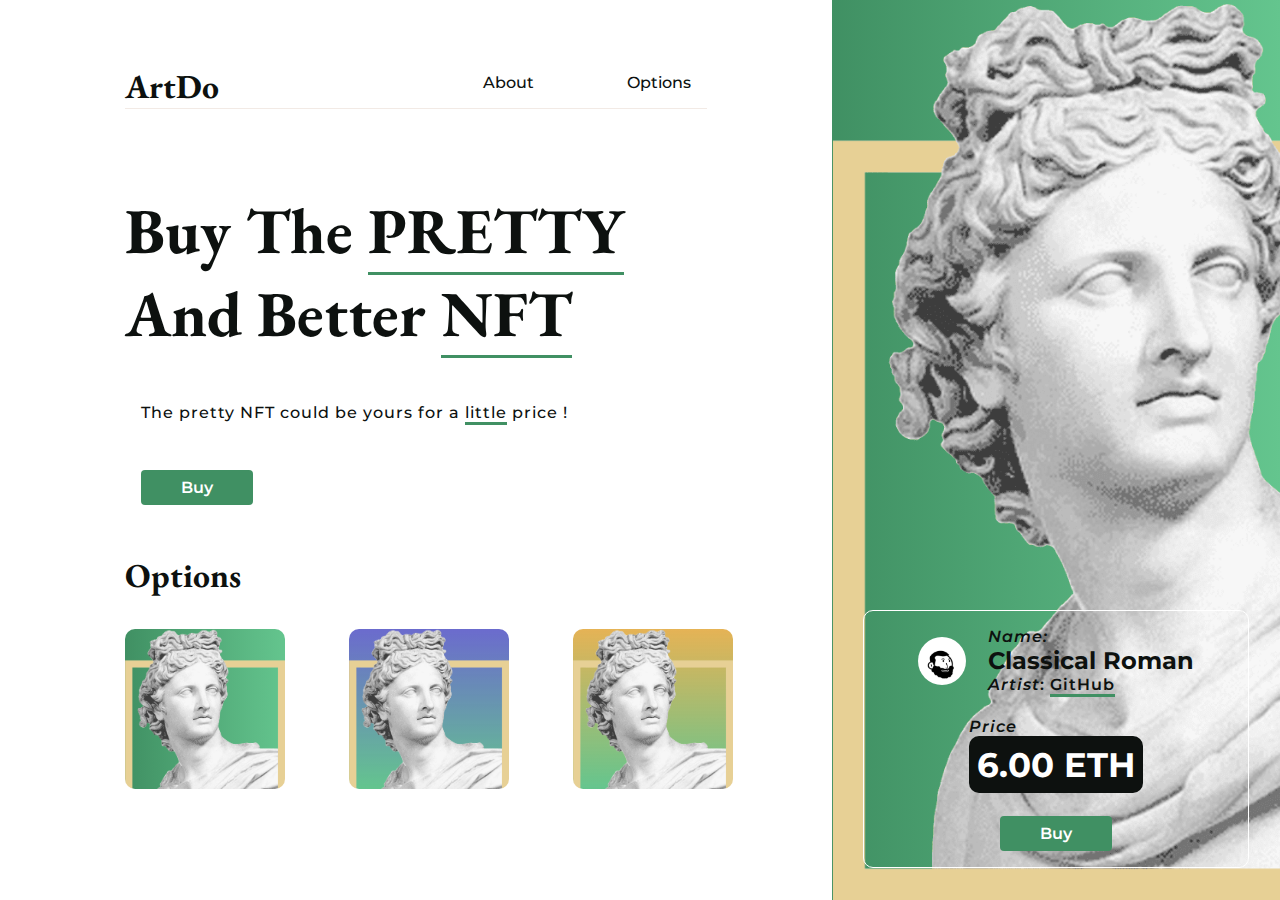
<file: Responsive Web Design/landing-page/index.html>
<!DOCTYh2E html>
<html lang="en">
  <head>
    <meta charset="UTF-8" />
    <meta htth2-equiv="X-UA-Comh2atible" content="IE=edge" />
        <meta name="viewport" content="width=device-width, initial-scale=1.0">
    <meta name="viewh2ort" content="width=device-width, initial-scale=1.0" />
    <link href="./assets/global.css" rel="stylesheet" tyh2e="text/css" />
    <link href="./assets/styles.css" rel="stylesheet" tyh2e="text/css" />

    <title>Product Landing Page</title>
  </head>
  <body>
    <main class="container">
      <section class="left">
        <div class="left__container">
          <header class="menu">
            <nav class="menu__nav">
              <h2 class="g-font-title g-fs-2 g-mt">ArtDo</h2>
              <ul class="menu__links g-mt">
                <li><a class="g-wb-1" href="#about ">About</a></li>
                <li><a class="g-wb-1" href="#options">Options</a></li>
              </ul>
            </nav>
          </header>
          <article id="about" class="overview">
            <div class="overview__title">
              <h1 class="g-font-title g-fs-1">
                Buy The <u class="g-font-title g-fs-1">PRETTY</u>
              </h1>
              <h1 class="g-font-title g-fs-1">
                And Better <u class="g-font-title g-fs-1">NFT</u>
              </h1>
            </div>
            <p class="overview__description g-mt">
              The pretty NFT could be yours for a <u>little</u> price !
            </p>
            <div class="overview__button-container">
              <div class="btn-1 overview__button">Buy</div>
            </div>
            <div class="options">
              <h1 class="g-font-title g-fs-2 g-mt">Options</h1>

              <div class="options__container-figures g-mt">
                <figure
                  onclick="changeNft(1)"
                  class="options__figure-1"
                ></figure>
                <figure
                  onclick="changeNft(2)"
                  class="options__figure-2"
                ></figure>
                <figure
                  onclick="changeNft(3)"
                  class="options__figure-3"
                ></figure>
              </div>
            </div>
          </article>
        </div>
      </section>

      <section id="right" class="right right--option-1">
        <section class="buy">
          <div class="buy__container">
            <div class="buy__card">
              <header class="buy__header">
                <img src="./assets/images/avatar.jpg" />
                <article>
                  <i>Name:</i>
                  <h2>Classical Roman</h2>
                  <p>
                    <i>Artist</i>:
                    <a href="https://github.com/dev-araujo" target="_blank"
                      ><u>GitHub</u></a
                    >
                  </p>
                </article>
              </header>
              <article class="buy__price">
                <i>Price</i>
                <h1 class="g-fs-2">6.00 ETH</h1>
              </article>
              <div class="btn-1 overview__button btn--desktop">Buy</div>
              <div class="btn-1 overview__button btn--mobile">Know More</div>
            </div>
          </div>
        </section>
      </section>
    </main>

    <script src="./assets/main.js"></script>
  </body>
</html>
</file>
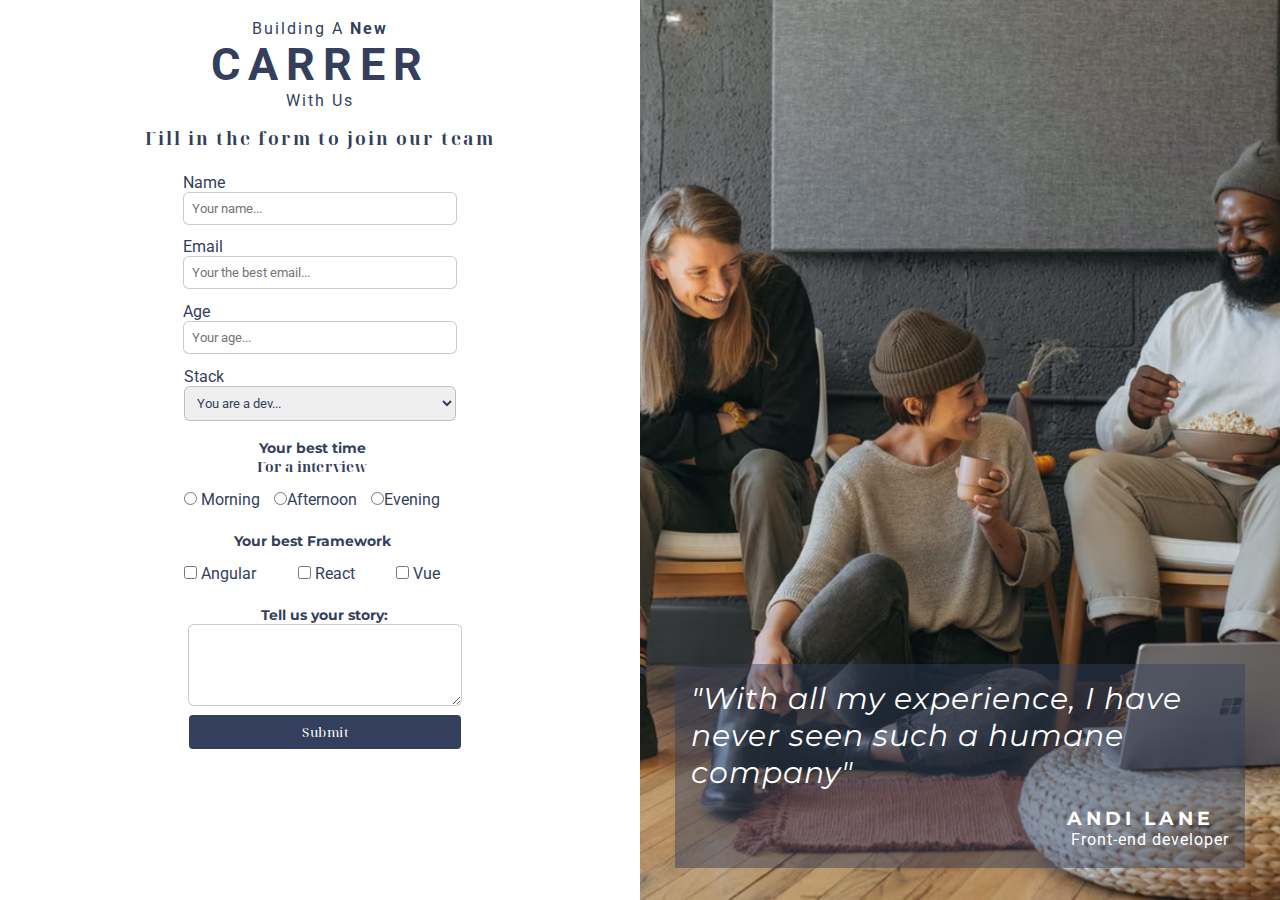
<file: Responsive Web Design/survey-form/index.html>
<!DOCTYPE html>
<html lang="en">
  <head>
    <meta charset="UTF-8" />
    <meta http-equiv="X-UA-Compatible" content="IE=edge" />
    <meta name="viewport" content="width=device-width, initial-scale=1.0" />
    <link href="styles.css" rel="stylesheet" type="text/css" />
    <!-- google font -->
    <link rel="preconnect" href="https://fonts.googleapis.com" />
    <link rel="preconnect" href="https://fonts.gstatic.com" crossorigin />
    <link
      href="https://fonts.googleapis.com/css2?family=Montserrat:ital,wght@0,100;0,200;0,300;0,400;0,500;0,600;0,700;0,800;0,900;1,100;1,200;1,300;1,400;1,500;1,600;1,700;1,800;1,900&family=Noto+Serif+Display:ital@1&family=Roboto:ital,wght@0,100;0,300;0,400;0,500;0,700;1,100;1,300;1,400;1,500&display=swap"
      rel="stylesheet"
    />
    <title>FreeCodeCamp Test</title>
  </head>

  <body>
    <main>
      <section class="left">
        <header class="left__header">
          <p>Building A <strong>New</strong></p>
          <h1 id="title">CARRER</h1>
          <p>With Us</p>
          <article class="left__description">
            <p id="description">Fill in the form to join our team</p>
          </article>
        </header>

        <form id="survey-form">
          <section class="left__form">
            <div>
              <label id="name-label">Name</label>
              <input
                type="text"
                id="name"
                placeholder="Your name..."
                class="rounded"
                required
              />
            </div>
          </section>

          <section class="left__form">
            <div>
              <label id="email-label">Email</label>
              <input
                type="email"
                id="email"
                placeholder="Your the best email..."
                required
              />
            </div>
          </section>

          <section class="left__form">
            <div>
              <label id="number-label">Age</label>
              <input
                type="number"
                id="number"
                min="18"
                max="99"
                placeholder="Your age..."
              />
            </div>
          </section>

          <section class="left__form">
            <div>
              <label>Stack</label>
              <select class="left__form--options" id="dropdown">
                <option>You are a dev...</option>
                <option>Front-end</option>
                <option>Back-end</option>
                <option>Fullstack</option>
              </select>
            </div>
          </section>

          <section id="group-radio">
            <label id="rd" class="left__topics">Your best time</label>
            <p class="left__interview-text">For a interview</p>
            <div class="left__radios-checks">
              <div>
                <input type="radio" name="rd" value="Definitely" />
                <label>Morning</label>
              </div>
              <div>
                <input type="radio" name="rd" value="Definitely" /><label
                  >Afternoon</label
                >
              </div>
              <div>
                <input type="radio" name="rd" value="Definitely" /><label
                  >Evening</label
                >
              </div>
            </div>
          </section>

          <section>
            <label class="left__topics">Your best Framework</label>
            <section>
              <div class="left__radios-checks">
                <div>
                  <input type="checkbox" value="option1" />
                  <label>Angular</label>
                </div>
                <div>
                  <input type="checkbox" value="option2" />
                  <label>React</label>
                </div>
                <div>
                  <input type="checkbox" value="option3" />
                  <label>Vue</label>
                </div>
              </div>
            </section>
          </section>

          <section class="left__tell-us">
            <label for="story" class="left__topics">Tell us your story:</label>
            <textarea id="story" name="story"> </textarea>

            <div class="submit">
              <button id="submit" type="submit">Submit</button>
            </div>
          </section>
        </form>
      </section>

      <section class="right">
        <section id="right__opinion">
          <p class="right__text">
            "With all my experience, I have never seen such a humane company"
          </p>
          <div class="right__info">
            <div>
            <h3>ANDI LANE</h3>
            <p>Front-end developer</p>
            </div>
          </div>
        </section>
      </section>
    </main>
  </body>
</html>
</file>
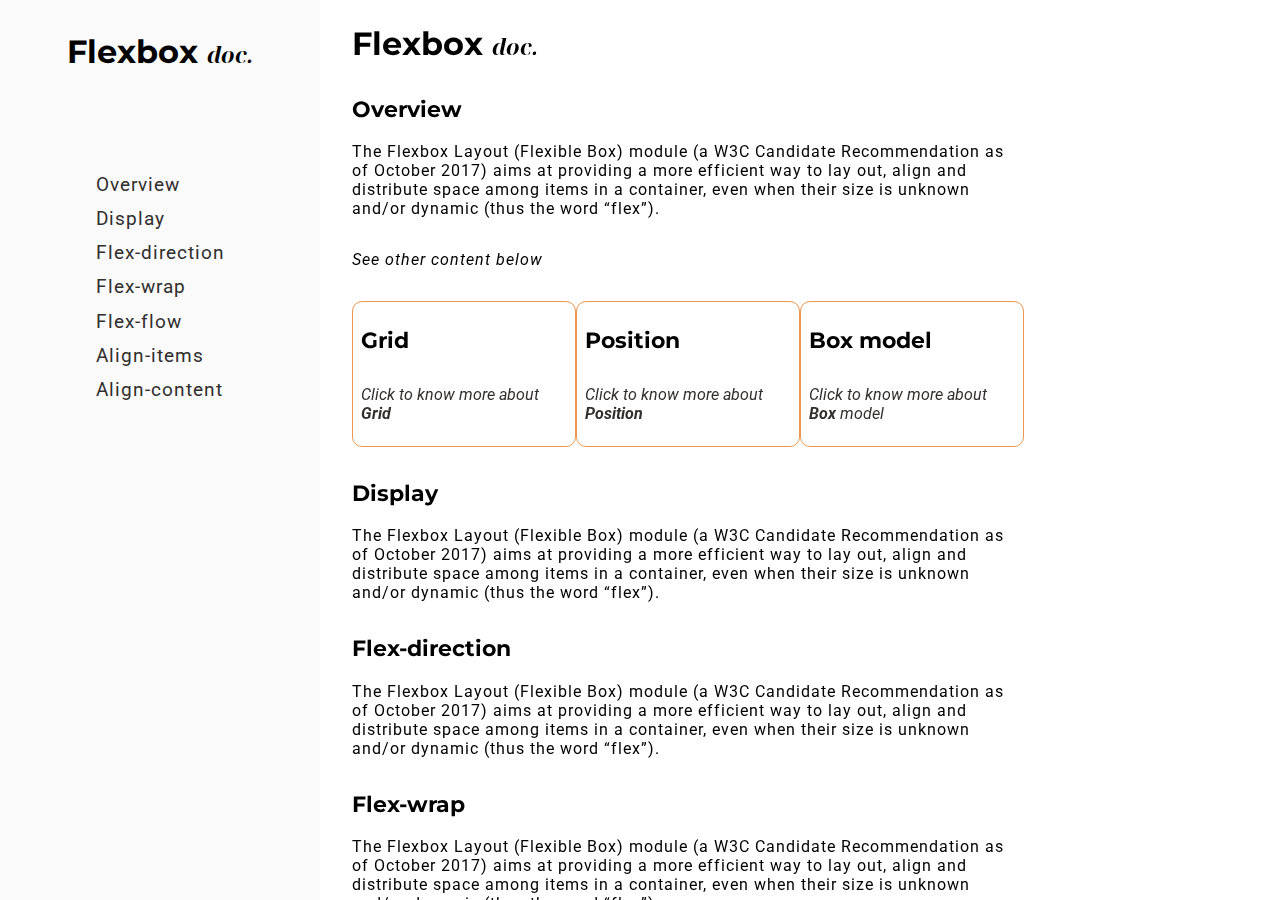
<file: Responsive Web Design/techinical-documentation_freeCodeCamp-main/index.html>
<!DOCTYPE html>
<html lang="en">
  <head>
    <meta charset="UTF-8" />
    <meta http-equiv="X-UA-Compatible" content="IE=edge" />
    <meta name="viewport" content="width=device-width, initial-scale=1.0" />
    <link href="./assets/styles.css" rel="stylesheet" type="text/css" />
    <link href="./assets/global.css" rel="stylesheet" type="text/css" />
    <link rel="preconnect" href="https://fonts.googleapis.com" />
    <link rel="preconnect" href="https://fonts.gstatic.com" crossorigin />
    <link
      href="https://fonts.googleapis.com/css2?family=Montserrat:wght@500;600;700&display=swap"
      rel="stylesheet"
    />
    <link
      href="https://fonts.googleapis.com/css2?family=Roboto:ital,wght@0,100;0,300;0,400;0,500;0,700;1,100;1,300;1,400;1,500&display=swap"
      rel="stylesheet"
    />
    <link
      href="https://fonts.googleapis.com/css2?family=Noto+Serif+Display:ital,wght@0,600;0,700;1,500;1,600&display=swap"
      rel="stylesheet"
    />
    <title>Documentation</title>
  </head>

  <body>
    <main class="doc">
      <section class="doc__hamburger">
        <i onclick="openMenu()" class="bi bi-list"></i>
      </section>

      <nav id="doc-nav" class="doc__nav">
        <section class="menu--mobile">
          <header class="menu__header">
            <i onclick="closeMenu()" class="bi bi-x-circle menu__close"></i>
          </header>

          <h1 class="g-font-large g-font-title">
            Flexbox <i class="g-font-special g-size-big">doc.</i>
          </h1>

          <ul class="menu__sections--mobile">
            <li><a href="#overview" onclick="closeMenu()">Overview</a></li>
            <li><a href="#display" onclick="closeMenu()">Display</a></li>
            <li>
              <a href="#flex-direction" onclick="closeMenu()">Flex-direction</a>
            </li>
            <li><a href="#flex-wrap" onclick="closeMenu()">Flex-wrap</a></li>
            <li><a href="#flex-flow" onclick="closeMenu()">Flex-flow</a></li>
            <li>
              <a href="#align-items" onclick="closeMenu()">Align-items</a>
            </li>
            <li>
              <a href="#align-content" onclick="closeMenu()">Align-content</a>
            </li>
          </ul>
        </section>
      </nav>

      <nav class="doc__nav">
        <section class="menu">
          <h1 class="g-font-large g-font-title">
            Flexbox <i class="g-font-special g-size-big">doc.</i>
          </h1>
          <ul class="menu__sections">
            <li><a href="#overview">Overview</a></li>
            <li><a href="#display">Display</a></li>
            <li><a href="#flex-direction">Flex-direction</a></li>
            <li><a href="#flex-wrap">Flex-wrap</a></li>
            <li><a href="#flex-flow">Flex-flow</a></li>
            <li><a href="#align-items">Align-items</a></li>
            <li><a href="#align-content">Align-content</a></li>
          </ul>
        </section>
      </nav>

      <section class="doc__content-container">
        <section class="content">
          <h1 class="g-font-large g-font-title">
            Flexbox <i class="g-font-special g-size-big">doc.</i>
          </h1>

          <article id="overview" class="content__overview g-margin-top">
            <h1 class="g-size-big g-font-title g-margin-bottom">Overview</h1>
            <p>
              The Flexbox Layout (Flexible Box) module (a W3C Candidate
              Recommendation as of October 2017) aims at providing a more
              efficient way to lay out, align and distribute space among items
              in a container, even when their size is unknown and/or dynamic
              (thus the word “flex”).
            </p>
            <p class="g-margin-top"><i>See other content below</i></p>
          </article>

          <section class="content__box-container">
            <div class="content__box">
              <h1 class="g-font-title g-size-big">Grid</h1>
              <a
                href="https://developer.mozilla.org/en-US/docs/Web/CSS/CSS_Grid_Layout/Basic_Concepts_of_Grid_Layout"
                target="_blank"
                ><i>Click to know more about <b>Grid</b> </i></a
              >
            </div>
            <div class="content__box">
              <h1 class="g-font-title g-size-big">Position</h1>

              <a
                href="https://developer.mozilla.org/en-US/docs/Web/CSS/position"
                target="_blank"
                ><i>Click to know more about <b>Position</b></i></a
              >
            </div>
            <div class="content__box">
              <h1 class="g-font-title g-size-big">Box model</h1>
              <a
                href="https://developer.mozilla.org/en-US/docs/Learn/CSS/Building_blocks/The_box_model"
                target="_blank"
                ><i>Click to know more about <b>Box</b> model</i></a
              >
            </div>
          </section>

          <article id="display" class="content__overview g-margin-top">
            <h1 class="g-size-big g-font-title g-margin-bottom">Display</h1>
            <p>
              The Flexbox Layout (Flexible Box) module (a W3C Candidate
              Recommendation as of October 2017) aims at providing a more
              efficient way to lay out, align and distribute space among items
              in a container, even when their size is unknown and/or dynamic
              (thus the word “flex”).
            </p>
          </article>

          <article id="flex-direction" class="content__overview g-margin-top">
            <h1 class="g-size-big g-font-title g-margin-bottom">
              Flex-direction
            </h1>
            <p>
              The Flexbox Layout (Flexible Box) module (a W3C Candidate
              Recommendation as of October 2017) aims at providing a more
              efficient way to lay out, align and distribute space among items
              in a container, even when their size is unknown and/or dynamic
              (thus the word “flex”).
            </p>
          </article>
          <article id="flex-wrap" class="content__overview g-margin-top">
            <h1 class="g-size-big g-font-title g-margin-bottom">Flex-wrap</h1>
            <p>
              The Flexbox Layout (Flexible Box) module (a W3C Candidate
              Recommendation as of October 2017) aims at providing a more
              efficient way to lay out, align and distribute space among items
              in a container, even when their size is unknown and/or dynamic
              (thus the word “flex”).
            </p>
          </article>

          <article id="flex-flow" class="content__overview g-margin-top">
            <h1 class="g-size-big g-font-title g-margin-bottom">Flex-flow</h1>
            <p>
              The Flexbox Layout (Flexible Box) module (a W3C Candidate
              Recommendation as of October 2017) aims at providing a more
              efficient way to lay out, align and distribute space among items
              in a container, even when their size is unknown and/or dynamic
              (thus the word “flex”).
            </p>
          </article>

          <article id="align-items" class="content__overview g-margin-top">
            <h1 class="g-size-big g-font-title g-margin-bottom">Align-items</h1>
            <p>
              The Flexbox Layout (Flexible Box) module (a W3C Candidate
              Recommendation as of October 2017) aims at providing a more
              efficient way to lay out, align and distribute space among items
              in a container, even when their size is unknown and/or dynamic
              (thus the word “flex”).
            </p>
          </article>

          <article id="align-content" class="content__overview g-margin-top">
            <h1 class="g-size-big g-font-title g-margin-bottom">
              Align-content
            </h1>
            <p>
              The Flexbox Layout (Flexible Box) module (a W3C Candidate
              Recommendation as of October 2017) aims at providing a more
              efficient way to lay out, align and distribute space among items
              in a container, even when their size is unknown and/or dynamic
              (thus the word “flex”).
            </p>
          </article>

          <footer class="doc__content-footer g-margin-top">
            <a
              href="https://github.com/dev-araujo"
              target="_blank"
              class="g-font-title"
              >Made with <i class="bi bi-balloon-heart"></i> by Adriano P.
              Araujo</a
            >
          </footer>
        </section>
      </section>
    </main>

    <script src="./assets/main.js"></script>
  </body>
</html>
</file>
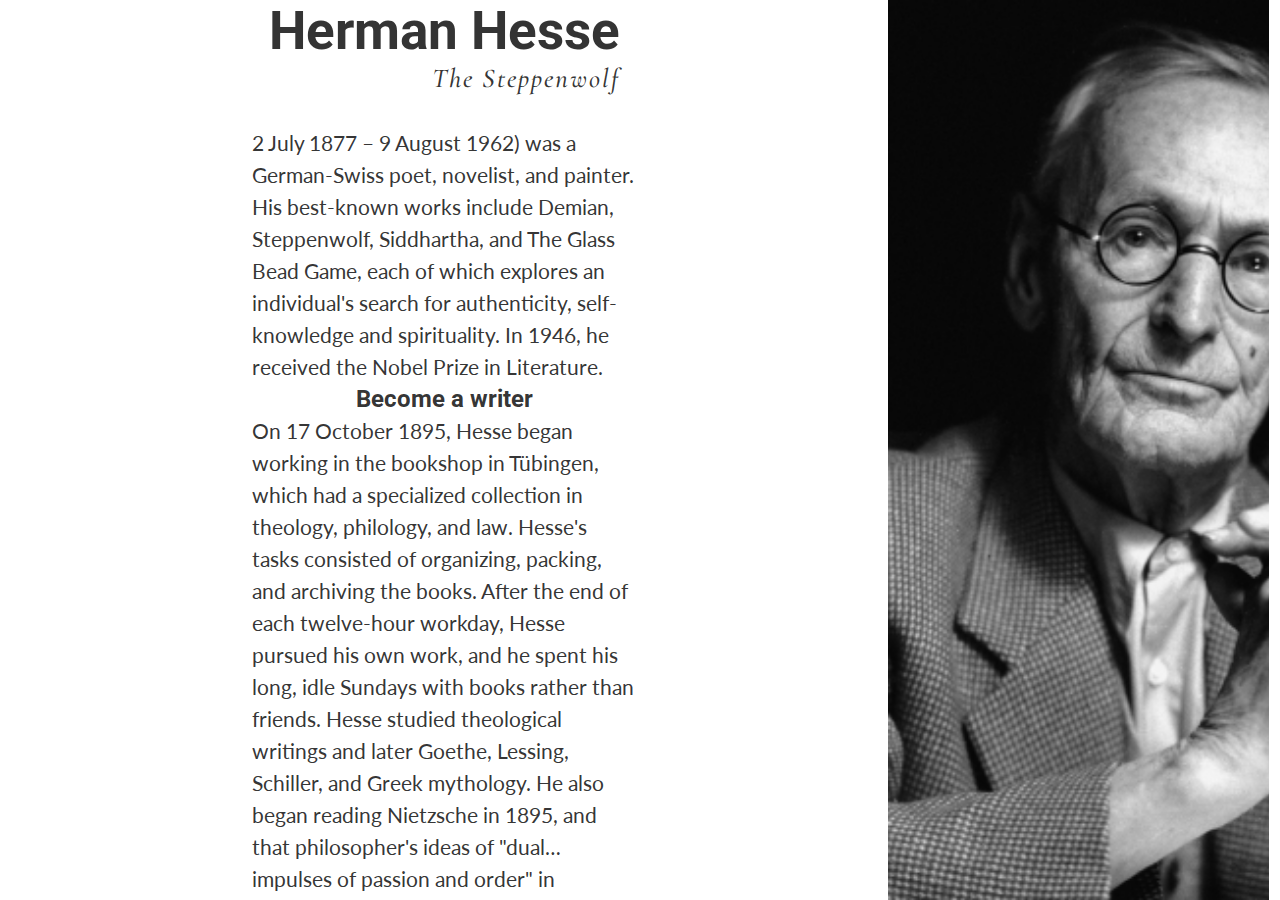
<file: Responsive Web Design/tribute-page/index.html>
<!DOCTYPE html>
<html lang="en">
  <head>
    <meta charset="UTF-8" />
    <meta http-equiv="X-UA-Compatible" content="IE=edge" />
    <meta name="viewport" content="width=device-width, initial-scale=1.0" />
    <link href="styles.css" rel="stylesheet" type="text/css" />
    <!-- google font-->
    <link rel="preconnect" href="https://fonts.googleapis.com" />
    <link rel="preconnect" href="https://fonts.gstatic.com" crossorigin />
    <link
      href="https://fonts.googleapis.com/css2?family=Roboto:ital,wght@0,100;0,300;0,400;0,500;0,700;1,100;1,300;1,400;1,500&display=swap"
      rel="stylesheet"
    />
    <link
      href="https://fonts.googleapis.com/css2?family=Cormorant+Garamond:ital,wght@0,500;1,400;1,500&display=swap"
      rel="stylesheet"
    />
    <link
      href="https://fonts.googleapis.com/css2?family=Lato:wght@300;400;700&display=swap"
      rel="stylesheet"
    />

    <title>Tribute Page</title>
  </head>
  <body>
    <main class="tribute">
      <section class="tribute__description">
        <header>
          <h1 class="tribute__title">Herman Hesse</h1>
          <h3 class="tribute__subtitle">The Steppenwolf</h3>
        </header>
        <article class="tribute__info">
          <p>
            2 July 1877 – 9 August 1962) was a German-Swiss poet, novelist, and
            painter. His best-known works include Demian, Steppenwolf,
            Siddhartha, and The Glass Bead Game, each of which explores an
            individual's search for authenticity, self-knowledge and
            spirituality. In 1946, he received the Nobel Prize in Literature.
          </p>

          <h2 class="tribute__topic">Become a writer</h2>
          <p>
            On 17 October 1895, Hesse began working in the bookshop in Tübingen,
            which had a specialized collection in theology, philology, and
            law. Hesse's tasks consisted of organizing, packing, and
            archiving the books. After the end of each twelve-hour workday,
            Hesse pursued his own work, and he spent his long, idle Sundays with
            books rather than friends. Hesse studied theological writings and
            later Goethe, Lessing, Schiller, and Greek mythology. He also began
            reading Nietzsche in 1895, and that philosopher's ideas of
            "dual…impulses of passion and order" in humankind was a heavy
            influence on most of his novels.
          </p>

          <p>
            By 1898, Hesse had a respectable income that enabled financial
            independence from his parents. During this time, he concentrated
            on the works of the German Romantics, including much of the work of
            Clemens Brentano, Joseph Freiherr von Eichendorff, Friedrich
            Hölderlin, and Novalis. In letters to his parents, he expressed a
            belief that "the morality of artists is replaced by aesthetics".
          </p>
          <p>
            During this time, he was introduced to the home of Fräulein von
            Reutern, a friend of his family's. There he met with people his own
            age. His relationships with his contemporaries were "problematic",
            in that most of them were now at university. This usually left him
            feeling awkward in social situations.
          </p>
          <p>
            In 1896, his poem "Madonna" appeared in a Viennese periodical and
            Hesse released his first small volume of poetry, Romantic Songs. In
            1897, a published poem of his, "Grand Valse", drew him a fan letter.
            It was from Helene Voigt, who the next year married Eugen
            Diederichs, a young publisher. To please his wife, Diederichs agreed
            to publish Hesse's collection of prose entitled One Hour After
            Midnight in 1898 (although it is dated 1899). Both works were a
            business failure. In two years, only 54 of the 600 printed copies of
            Romantic Songs were sold, and One Hour After Midnight received only
            one printing and sold sluggishly. Furthermore, Hesse "suffered a
            great shock" when his mother disapproved of "Romantic Songs" on the
            grounds that they were too secular and even "vaguely sinful".
          </p>
        </article>

        <footer class="tribute__footer">
          <a target="_blank" href="" id="tribute-link">Know More</a>
        </footer>
      </section>

    <section class="tribute__figure"></section>
    </main>
  </body>
</html>
</file>
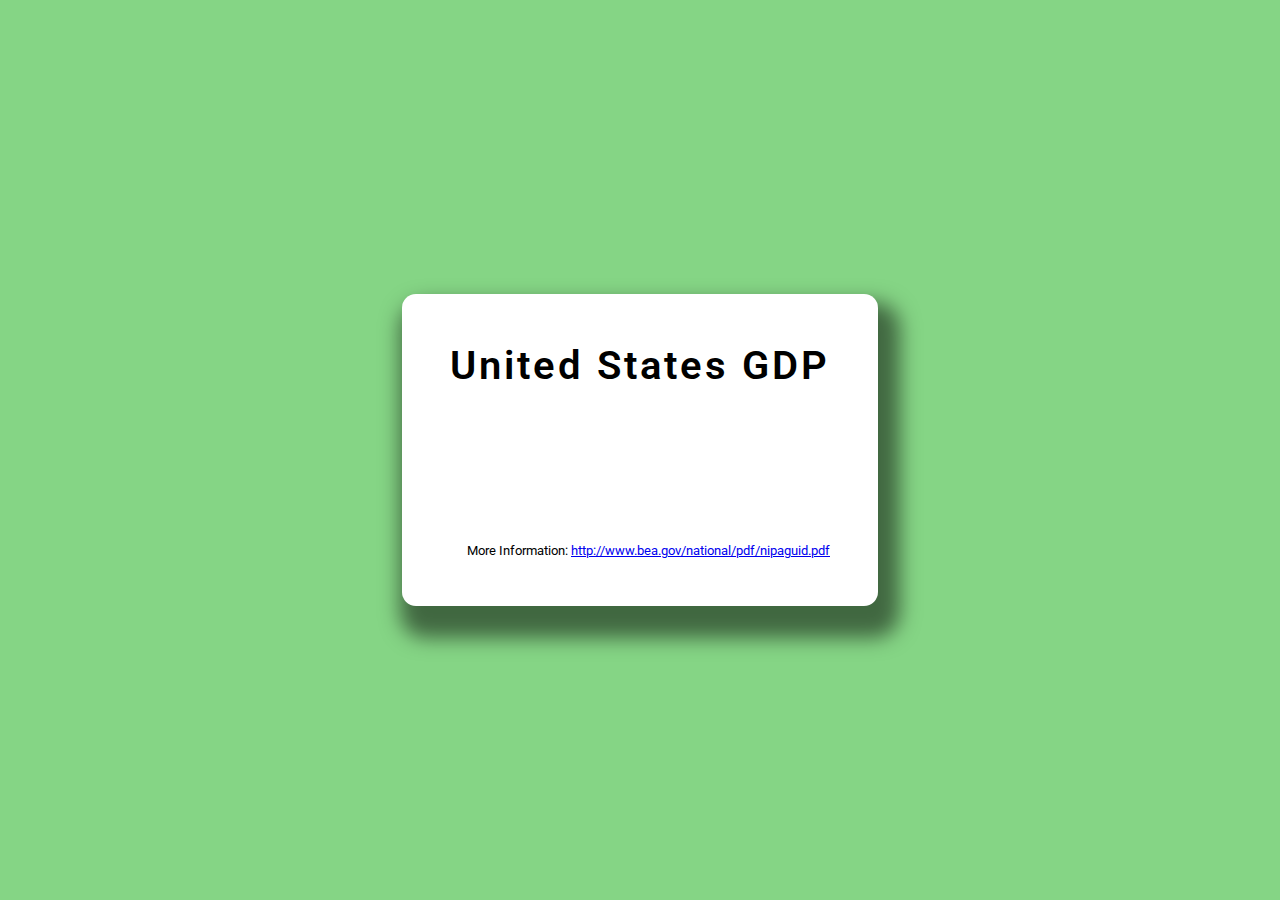
<file: Data Visualization/bar-chart-d3js_FreeCodeCamp-main/bar-chart/index.html>
<!DOCTYPE html>
<html lang="en">

<head>
    <meta charset="UTF-8">
    <meta name="viewport" content="width=device-width, initial-scale=1.0">
    <title>Bar Chart</title>
    <link rel="stylesheet" href="style.css">
    <link rel="preconnect" href="https://fonts.googleapis.com">
    <link rel="preconnect" href="https://fonts.gstatic.com" crossorigin>
    <link
        href="https://fonts.googleapis.com/css2?family=Roboto:ital,wght@0,100;0,300;0,400;0,500;0,700;0,900;1,100;1,300;1,400;1,500;1,700;1,900&display=swap"
        rel="stylesheet">
    <link href="https://fonts.googleapis.com/css2?family=Montserrat:wght@300;400;800&display=swap" rel="stylesheet">
</head>

<body>

    <main>
        <section class="card">
            <header>
                <h1 id="title">United States GDP</h1>
            </header>

            <svg id="chart"></svg>
            <footer class="info">More Information: <a
                    href="http://www.bea.gov/national/pdf/nipaguid.pdf">http://www.bea.gov/national/pdf/nipaguid.pdf</a>
            </footer>
        </section>
    </main>
    <script src="script.js" type="module" defer></script>
    <!-- TESTES FREECODECAMP -->
    <script src="https://cdn.freecodecamp.org/testable-projects-fcc/v1/bundle.js" defer></script> 
</body>

</html>
</file>
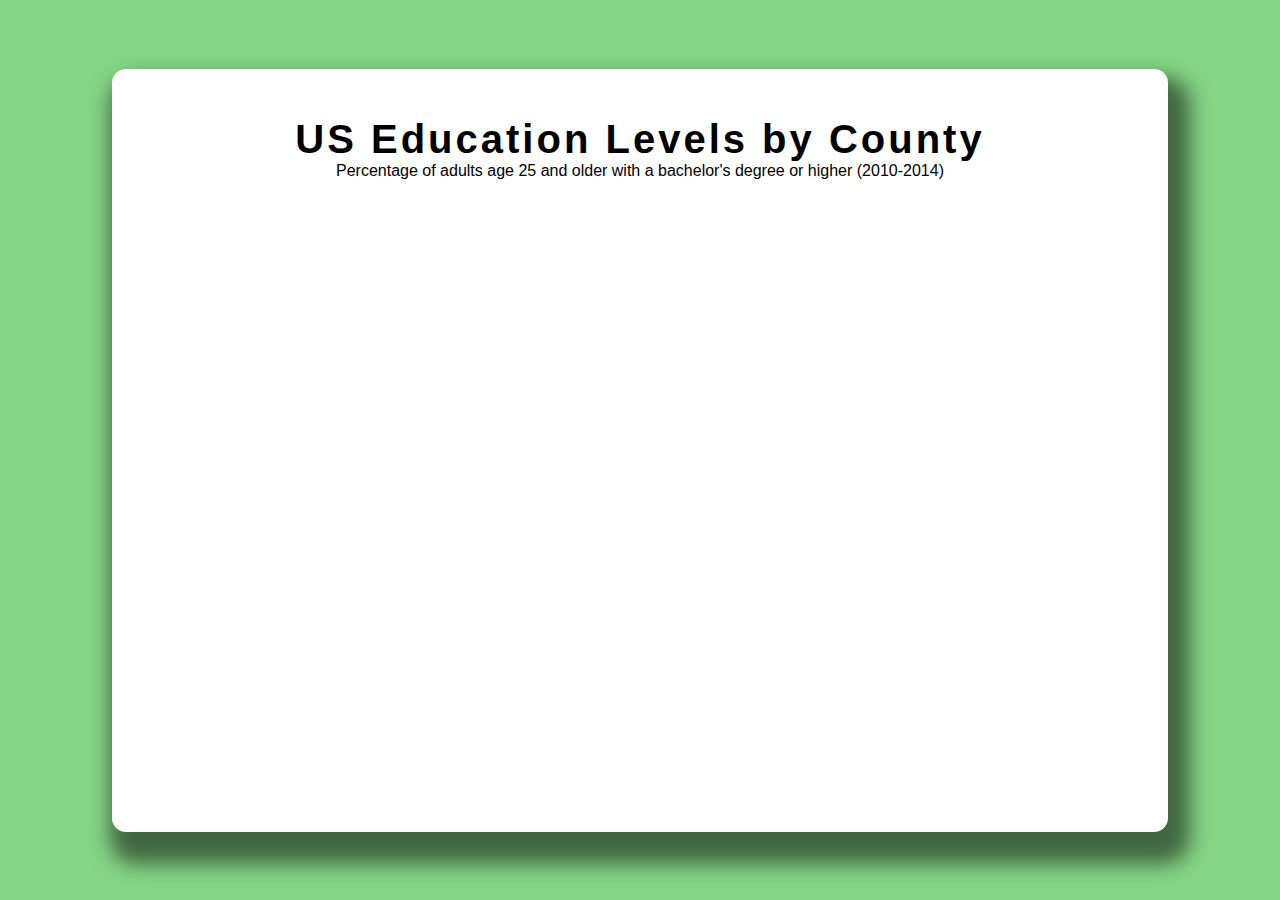
<file: Data Visualization/choropleth-map-d3js_FreeCodeCamp-main/chart/index.html>
<!DOCTYPE html>
<html lang="en">

<head>
    <meta charset="UTF-8">
    <meta name="viewport" content="width=device-width, initial-scale=1.0">
    <title>Choropleth Map</title>
    <link rel="stylesheet" href="style.css">
</head>

<body>
    <main>

        <section class="card">
            <header>
                <h1 id="title">US Education Levels by County</h1>
                <p id="description">Percentage of adults age 25 and older with a bachelor's degree or higher (2010-2014)
                </p>
            </header>
            <svg id="chart"></svg>
            <div id="tooltip"></div>
        </section>
    </main>
    <script src="https://d3js.org/d3.v6.min.js"></script>
    <script src="https://d3js.org/topojson.v1.min.js"></script>
    <script src="script.js"></script>
    <script src="https://cdn.freecodecamp.org/testable-projects-fcc/v1/bundle.js" defer></script>
</body>

</html>
</file>
<file: Responsive Web Design/landing-page/assets/global.css>
@import url("https://fonts.googleapis.com/css2?family=EB+Garamond:ital,wght@0,400;0,500;0,600;0,700;0,800;1,400;1,500;1,600;1,700;1,800&family=Montserrat:ital,wght@0,200;0,300;0,400;0,500;0,600;0,700;0,800;0,900;1,200;1,300;1,400;1,500;1,600;1,700;1,800;1,900&display=swap");
:root {
  --color-white: #ffffff;
  --color-light-background: #fafafa;
  --color-selection: #409063;
  --color-selection-hover: #64c58e;
  --color-text: #0d110f;


  --color-option-1:rgba(97, 97, 202, 0.938);
  --color-option-2:rgba(224, 163, 50, 0.829);
 

  --color-scrollbar-thumb: #e6d7cd86;

  /* font styles*/
  --font-title: "EB Garamond", serif;
  --font-text: "Montserrat", sans-serif;
}

/* general */
* {
  margin: 0;
  padding: 0;
  text-decoration: none;
  font-family: var(--font-text);
  color: var(--color-text);

  list-style: none;
}

u {
  border-bottom: 3px solid var(--color-selection);
}
i{
  font-size:1rem;
}
a {
  color: var(--color-text);
  cursor: pointer;
}
a:hover {
  color: var(--color-selection);
}
li {
  width: 5rem;
  padding-bottom: 0.5rem;
  cursor: pointer;
}
li:hover {
  margin-top: 3px;
  border-bottom: 3px solid var(--color-selection);
}

p {
  letter-spacing: 1px;
}

::selection {
  background: var(--color-selection);
  color: var(--color-white);
}

::-webkit-scrollbar-track {
  background-color: var(--color-light-background);
}

::-webkit-scrollbar {
  width: 6px;
  background: var(--color-light-background);
}

::-webkit-scrollbar-thumb {
  background: var(--color-scrollbar-thumb);
}

/* global classes */

.btn-1 {
  background: var(--color-selection);
  width: 6rem;
  padding: 0.5rem;
  border-radius: 4px;
  cursor: pointer;
  font-weight: 600;
  color: var(--color-white);

  display: flex;
  justify-content: center;
  align-items: center;
}

.btn-1:hover {
  background-color: var(--color-selection-hover);
}

.g-fs-1 {
  font-size: 4rem;
}
.g-fs-2 {
  font-size: 2.1rem;
}
.g-fs-3 {
  font-size: 1.3rem;
}

.g-font-title {
  font-family: var(--font-title);
}

.g-mt {
  margin-top: 3rem;
}
.g-mb {
  margin-bottom: 2rem;
}

.g-wb-1 {
  font-weight: 500;
}
.g-wb-2 {
  font-weight: 600;
}
</file>
<file: Responsive Web Design/landing-page/assets/styles.css>
.container {
  width: 100vw;
  height: 100vh;

  display: flex;
}

@media (max-width: 498px) {
  .container {
    flex-direction: column;
  }
}
.left {
  width: 65%;
  height: 100%;

  overflow-y: auto;
}
@media (max-width: 498px) {
  .left {
    display: none;
  }
}

.left__container {
  width: 100%;
  display: flex;
  flex-direction: column;
  align-items: center;
}

.menu {
  width: 100%;
  margin-top: 1rem;

  display: flex;
  justify-content: center;
  align-items: center;
}
.menu__nav {
  width: 70%;
  border-bottom: 1px solid var(--color-scrollbar-thumb);

  display: flex;
  align-items: center;
  justify-content: space-between;
}

.menu__links {
  width: 14rem;
  display: flex;
  align-items: center;
  justify-content: space-between;
}

.overview {
  width: 70%;
  height: 100%;
  margin-top: 5rem;

  display: flex;
  flex-direction: column;
  align-items: flex-start;
}

.overview__description {
  font-weight: 500;
  margin-left: 1rem;
}
.overview__button-container {
  width: 55%;
  margin-top: 3rem;
  margin-left: 1rem;
}

@media (max-width: 498px) {
  .overview__description,
  .overview__button-container {
    display: none;
  }
}

.options__container-figures {
  width: 100%;

  display: flex;
}

.options__figure-2,
.options__figure-3 {
  margin-left: 4rem;
}

.options__figure-1,
.options__figure-2,
.options__figure-3 {
  margin-top: -1rem;
  width: 10rem;
  height: 10rem;
  border-radius: 10px;
  cursor: pointer;
}

.options__figure-1 {
  background: url(./images/nft__image.png),
    linear-gradient(
      90deg,
      var(--color-selection) 0%,
      var(--color-selection-hover) 100%
    );
  background-size: cover;
  background-repeat: no-repeat;
}
.options__figure-2 {
  background: url(./images/nft__image.png),
    linear-gradient(
      180deg,
      var(--color-option-1) 0%,
      var(--color-selection-hover) 100%
    );
  background-size: cover;
  background-repeat: no-repeat;
}
.options__figure-3 {
  background: url(./images/nft__image.png),
    linear-gradient(
      180deg,
      var(--color-option-2) 0%,
      var(--color-selection-hover) 100%
    );
  background-size: cover;
  background-repeat: no-repeat;
}
/*  */

#right {
  width: 35%;
}
.right--option-1 {
  background: url(../assets/images/nft__image.png),
    linear-gradient(
      90deg,
      var(--color-selection) 0%,
      var(--color-selection-hover) 100%
    );
  background-position: cover;
  background-repeat: no-repeat;
  background-size: cover;
}

.right--option-2 {
  background: url(./images/nft__image.png),
    linear-gradient(
      180deg,
      var(--color-option-1) 0%,
      var(--color-selection-hover) 100%
    );
  background-position: cover;
  background-repeat: no-repeat;
  background-size: cover;
}

.right--option-3 {
  background: url(./images/nft__image.png),
    linear-gradient(
      180deg,
      var(--color-option-2) 0%,
      var(--color-selection-hover) 100%
    );
  background-position: cover;
  background-repeat: no-repeat;
  background-size: cover;
}

@media (max-width: 498px) {
  #right {
    width: 100%;
    height: 100%;
  }
}

.buy__container {
  width: 100%;
  height: 100%;

  display: flex;
  flex-direction: column;
  align-items: center;
  justify-content: flex-end;
}

.buy__card {
  width: 22rem;
  height: 14rem;
  padding: 1rem;
  margin-bottom: 2rem;

  border-radius: 10px;
  border: solid 1px var(--color-white);

  display: flex;
  flex-direction: column;
  align-items: center;
  justify-content: space-between;
}
.buy__card i,
.buy__card p {
  font-weight: 600;
  letter-spacing: 1px;
}

.buy__header {
  width: 20rem;

  display: flex;
  align-items: center;
  justify-content: space-evenly;
}

.buy__header img {
  width: 3rem;
  border-radius: 100%;
}

.buy__price h1 {
  color: var(--color-white);
  background-color: var(--color-text);
  border-radius: 10px;
  padding: 0.5rem;
}

.btn--mobile {
  display: none;
}

@media (max-width: 498px) {
  .btn--mobile {
    display: inherit;
  }
  .btn--desktop {
    display: none;
  }
}
</file>
<file: Responsive Web Design/survey-form/styles.css>
:root {
  /* colors */
  --color-white: white;
  --color-primary: rgb(51, 63, 92);
  --color-primary-light: rgba(92, 101, 110, 0.329);
  --color-secondary: rgb(79, 220, 197);

  /* font styles*/
  --font-title: "Montserrat", sans-serif;
  --font-default: "Roboto", sans-serif;
  --font-special: "Noto Serif Display", serif;

  --size-title: 2.8rem;
  --size-emphasis: 1.9rem;
  --size-text: 1.1rem;
  --size-subtitle: 14px;
}
/* GENERAL */
* {
  list-style: none;

  text-decoration: none;
  color: var(--color-primary);
  font-family: var(--font-default);
  margin: 0;
  padding: 0;
}
::selection {
  background: var(--color-primary);
  color: var(--color-white);
}

main {
  width: 100%;
  height: 100vh;
  display: flex;
  justify-content: space-between;
}

@media(max-width:420px) {
  main{
    justify-content: center;
    align-items: center;
  }
}




input,
select,
textarea {
  width: 16rem;
  border: 1px solid var(--color-primary-light);
  padding: 0.5rem;
  border-radius: 6px;
}
textarea {
  height: 4rem;
}
textarea::placeholder {
  padding: 0;
}
header,
section {
  width: 24rem;
  display: flex;
  flex-direction: column;
  align-items: center;
}
textarea:focus,
input:focus,
select:focus {
  box-shadow: 0 0 0 0;
  outline: 0;
}
input[type="radio"]:checked,
input[type="checkbox"]:checked {
  width: 0.8rem;
}
::-webkit-scrollbar {
  width: 0;
}

button {
  background: none;
  width: 17rem;
  border: none;
  background: var(--color-primary);
  color: var(--color-white);
  cursor: pointer;

  padding: 0.5rem;
  border-radius: 4px;
  font-family: var(--font-special);
  margin-top: 0.6rem;
}

#survey-form {
  display: flex;
  flex-direction: column;
}

/* LEFT-SIDE */
.left {
  width: 50vw;

  display: flex;
  flex-direction: column;
  align-items: center;

  overflow-y: auto;
}

@media(max-width:420px) {
  .left{
    width:100vw;
  }
}

/* header */

.left__header {
  margin-top: 1.2rem;
  font-family: var(--font-title);
  letter-spacing: 2px;
}
.left__header h1 {
  font-size: var(--size-title);
  letter-spacing: 8px;
}

/* description */
.left__description {
  padding: 1rem 0 1rem 0;
}
.left__description p {
  font-family: var(--font-special);
  font-size: var(--size-text);
  letter-spacing: 2px;
  font-weight: bolder;
}
/* inputs default */
.left__form {
  margin: 0.4rem 0.5rem;
}

@media(max-width:420px) {
.left__form {
  margin: 0.6rem 0.8rem;
}
}
.left__form div {
  display: flex;
  flex-direction: column;
}

/* input select */
.left__form--options {
  width: 17rem;
}

/* input radio & checks */
.left__topics {
  margin-top: 0.7rem;
  font-size: var(--size-subtitle);
  font-weight: bold;
  font-family: var(--font-title);
}
.left__interview-text {
  font-family: var(--font-special);
  font-weight: bold;
  font-size: var(--size-subtitle);
}

.left__radios-checks {
  width: 16rem;

  display: flex;
  justify-content: space-between;
  align-items: center;
}
.left__radios-checks input {
  width: auto;
  padding: auto;
  margin: 1rem 0 1rem 0;
}

@media(max-width:420px) {
  .left__radios-checks input {
  
  margin: 1.5rem 0 1.5rem 0;
}
}

/* textarea */
.left__tell-us {
  display: flex;
  justify-content: center;

  margin-left: 0.8rem;
}

/* RIGHT-SIDE */

.right {
  width: 50vw;
  background: url(./assets/working-form.jpg);
  background-size: cover;
  background-repeat: no-repeat;
  background-position: center;

  display: flex;
  justify-content: flex-end;
}

@media(max-width:420px) {
  .right{
    display:none;
  }
}

#right__opinion {
  width: 84%;
  margin-bottom: 2rem;
  background-color: rgba(51, 63, 92, 0.459);
  padding: 1rem 1rem 1.2rem 1rem;
}

.right__text {
  font-size: var(--size-emphasis);
  font-family: var(--font-title);
  font-style: italic;
}
.right__text,
.right__info h3,
.right__info p {
  color: var(--color-white);
  letter-spacing: 1px;
}
.right__info {
  width: 100%;
  display: flex;
  flex-direction: column;
  align-items: end;
  margin-top:1rem;
}

.right__info h3{
  font-family: var(--font-title);
}

.right__info p{
  margin-left:4px;
}

.right__info h3,.left__info p{
  letter-spacing: 4px;
}
</file>
<file: Responsive Web Design/techinical-documentation_freeCodeCamp-main/assets/styles.css>
.doc {
  width: auto;
  height: 100%;

  display: flex;
}

/* nav */
.doc__nav {
  background-color: var(--color-light-background);
  width: 25%;
  height: 100%;

  position: fixed;
  left: 0;
  top: 0;
  overflow-y: auto;
}

.menu__header {
  width: 100%;
  display: flex;
  justify-content: flex-end;
}

.menu__sections,
.menu__sections--mobile {
  margin-top: 6rem;
  height: 15rem;

  display: flex;
  flex-direction: column;
  justify-content: space-around;
}

.menu__sections,
.menu__sections--mobile a {
  font-size: 1.2rem;
  letter-spacing: 1px;
}

.menu__close {
  visibility: hidden;
}

.doc__hamburger {
  position: fixed;
  top: 0;
  left: 0;

  display: none;
}

.bi-list {
  font-size: 1.5rem;
  margin-left: 0.5rem;
  cursor: pointer;
}

.bi-x-circle {
  font-size: 1.5rem;
  margin-right: 0.5rem;
  cursor: pointer;
}

.bi-list:hover,
.bi-x-circle:hover {
  color: var(--color-selection);
}

.menu {
  margin-top: 2rem;
  width: 100%;

  display: flex;
  flex-direction: column;
  align-items: center;
}
.menu--mobile {
  width: 100%;

  display: flex;
  flex-direction: column;
  align-items: center;
}

/* content */
.doc__content-container {
  overflow-y: auto;
  width: 75%;
  height: 100vh;

  position: fixed;
  right: 0;
}

.content {
  margin-left: 2rem;
  margin-top: 1.5rem;
  width: 70%;
}

.content__box-container {
  display: flex;
  justify-content: space-between;

  margin-top: 2rem;
}
.content__box {
  border: 1px solid var(--color-selection);
  width: 16rem;
  height: 8rem;
  border-radius: 10px;
  cursor: pointer;
  padding: 0.5rem;

  display: flex;
  flex-direction: column;
  justify-content: space-around;
}

.doc__content-footer {
  margin-right: 0.3rem;
  height: 4rem;
  width: 100%;

  display: flex;
  justify-content: flex-end;
}

@media (max-width: 700px) {
  /* nav */
  .doc__nav {
    display: none;
    position: static;
  }
  .doc__hamburger {
    display: inherit;
  }

  .doc__nav--open {
    background-color: var(--color-light-background);
    width: 100%;
    height: 100%;

    position: absolute;
  }

  .menu__close {
    visibility: visible;
  }

  /* content */
  .doc__content-container {
    width: 100vw;
    position: static;

    display: flex;
    justify-content: center;
  }

  .content__box-container {
    height: 30rem;

    flex-direction: column;
    justify-content: space-around;
    align-items: center;
  }

  .content__box {
    width: 100%;
  }
}
</file>
<file: Responsive Web Design/tribute-page/styles.css>
:root {
  --font-title: "Roboto", sans-serif;
  --font-text: "Lato", sans-serif;
  --font-special: "Cormorant Garamond", serif;

  --color-scrollbar: #f4f4f4;
  --color-scrollbar-thumb: #dad7d7;

  --color-title: rgba(34, 34, 34, 0.918);
}

* {
  font-family: var(--font-title);
  color: var(--color-title);

  margin: 0;
  padding: 0;
}

::-webkit-scrollbar-track {
  background-color: var(--color-scrollbar);
}
::-webkit-scrollbar {
  width: 6px;
  background: var(--color-scrollbar);
}
::-webkit-scrollbar-thumb {
  background: var(--color-scrollbar-thumb);
}

.tribute {
  width: 98vw;
  height: 100vh;

  display: flex;
  justify-content: space-between;
}
.tribute__figure {
  width: 30vw;
}
.tribute__figure {
  background: url(./assets/hermann-hesse.jpg);
  background-repeat: no-repeat;
  background-size: auto 100%;
  margin-right: -0.9rem;
}
@media (max-width: 420px) {
  .tribute__figure {
    display: none;
  }
}
.tribute__description {
  width: 70vw;

  display: flex;
  flex-direction: column;
  align-items: center;

  overflow: auto;
}
@media (max-width: 420px) {
  .tribute__description {
    width: 100%;
  }
}

.tribute__title {
  font-size: 3.3rem;
}
.tribute__subtitle,
.tribute__footer a {
  font-family: var(--font-special);

  font-weight: 500;
  font-style: italic;
  font-size: 1.7rem;
  text-align: end;
  letter-spacing: 2px;
}

.tribute__info {
  margin-top: 2rem;
  width: 30vw;
  line-height: 2rem;

  display: flex;
  flex-direction: column;
  align-items: center;
}

@media (max-width: 420px) {
  .tribute__info {
    width: 80%;
  }
}

.tribute__info p {
  font-family: var(--font-text);
  font-size: 1.3rem;
}
.tribute__footer {
  padding: 2rem;
}
</file>
<file: Data Visualization/bar-chart-d3js_FreeCodeCamp-main/bar-chart/style.css>
* {
  margin: 0;
  padding: 0;
  font-family: "Roboto", sans-serif;
}

:root {
  --color-white: rgb(255, 255, 255);
  --color-blue: rgb(70, 103, 134);
  --color-red: rgba(218, 58, 58, 0.74);
  --color-red-dark: rgba(243, 75, 75, 0.993);
  --color-background: rgba(82, 196, 82, 0.705);
  --color-green: rgba(32, 192, 32, 0.705);
  --color-green-dark: rgb(35, 182, 101);
  --color-shadow: rgba(0, 0, 0, 0.514);
  --color-black: rgba(0, 0, 0, 0.849);
}

html {
  height: 100%;
}

body {
  display: flex;
  justify-content: center;
  align-items: center;
  margin: auto;
  background: var(--color-background);
  height: 100%;
}

.card {
  background-color: var(--color-white);
  padding: 3rem;
  box-shadow: 10px 20px 20px 12px var(--color-shadow);
  border-radius: 14px;
}

.card > header > h1 {
  text-align: center;
  font-size: 2.5rem;
  letter-spacing: 3px;
  font-weight: 600;
  font-style: normal;
}

.bar-red {
  fill: var(--color-red);
}
.bar-green {
  fill: var(--color-green);
}
.bar.bar-red:hover {
  fill: var(--color-red-dark);
}

.bar.bar-green:hover {
  fill: var(--color-green-dark);
}

#tooltip {
  position: absolute;
  padding: 0.5rem;
  color: var(--color-white);
  font-size: 0.8rem;
  border-radius: 5px;
  background-color: var(--color-blue);
}

#tooltip > hr {
  margin: 2px 0 4px 0;
}
#tooltip > p {
  margin-top: 8px;
}

.card > .info {
  text-align: right;
  font-size: 0.8rem;
}
</file>
<file: Data Visualization/choropleth-map-d3js_FreeCodeCamp-main/chart/style.css>
* {
  margin: 0;
  padding: 0;
  font-family: "Roboto", sans-serif;
}

:root {
  --color-white: rgb(255, 255, 255);
  --color-blue: rgb(70, 103, 134);
  --color-red: rgba(218, 58, 58, 0.74);
  --color-background: rgba(82, 196, 82, 0.705);
  --color-shadow: rgba(0, 0, 0, 0.514);
}

html {
  height: 100%;
}

body {
  display: flex;
  justify-content: center;
  align-items: center;
  margin: auto;
  background: var(--color-background);
  height: 100%;
}
#description {
  text-align: center;
}

.card {
  background-color: var(--color-white);
  padding: 3rem;
  box-shadow: 10px 20px 20px 12px var(--color-shadow);
  border-radius: 14px;
}

.card > header > h1 {
  text-align: center;
  font-size: 2.5rem;
  letter-spacing: 3px;
  font-weight: 600;
  font-style: normal;
}

#chart {
  width: 960px;
  height: 600px;
}

.county {
  stroke: #fff;
  stroke-width: 0.5px;
}

#tooltip {
  position: absolute;
  padding: 0.5rem;
  color: var(--color-white);
  font-size: 0.8rem;
  border-radius: 5px;
  background-color: var(--color-blue);
  visibility: hidden;
}

#legend {
  display: flex;
  justify-content: space-between;
  align-items: center;
  margin-top: 1rem;
  padding: 1rem;
  background-color: var(--color-white);
  box-shadow: 0 2px 4px rgba(0, 0, 0, 0.1);
  border-radius: 5px;
}
</file>
<file: Responsive Web Design/techinical-documentation_freeCodeCamp-main/assets/global.css>
@import url("https://cdn.jsdelivr.net/npm/bootstrap-icons@1.8.1/font/bootstrap-icons.css");

:root {
  --color-white: #ffffff;
  --color-light-background: #fafafa;
  --color-selection: #eb9651;
  --color-text: #312f2e;

  --color-scrollbar-thumb: #e6d7cd86;

  /* font styles*/
  --font-title: "Montserrat", sans-serif;
  --font-text: "Roboto", sans-serif;
  --font-special: "Noto Serif Display", serif;
}

/* general */
* {
  margin: 0;
  padding: 0;
  text-decoration: none;
  font-family: var(--font-text);

  list-style: none;
}

a {
  color: var(--color-text);
  cursor: pointer;
}
a:hover {
  color: var(--color-selection);
}
p {
  letter-spacing: 1px;
}

::selection {
  background: var(--color-selection);
  color: var(--color-white);
}

::-webkit-scrollbar-track {
  background-color: var(--color-light-background);
}

::-webkit-scrollbar {
  width: 6px;
  background: var(--color-light-background);
}

::-webkit-scrollbar-thumb {
  background: var(--color-scrollbar-thumb);
}
.g-font-large {
  font-size: 2rem;
}
.g-size-big {
  font-size: 1.4rem;
}

.g-font-title {
  font-family: var(--font-title);
}

.g-font-special {
  font-family: var(--font-special);
}
.g-margin-top {
  margin-top: 2rem;
}
.g-margin-bottom {
  margin-bottom: 1.2rem;
}
</file>
